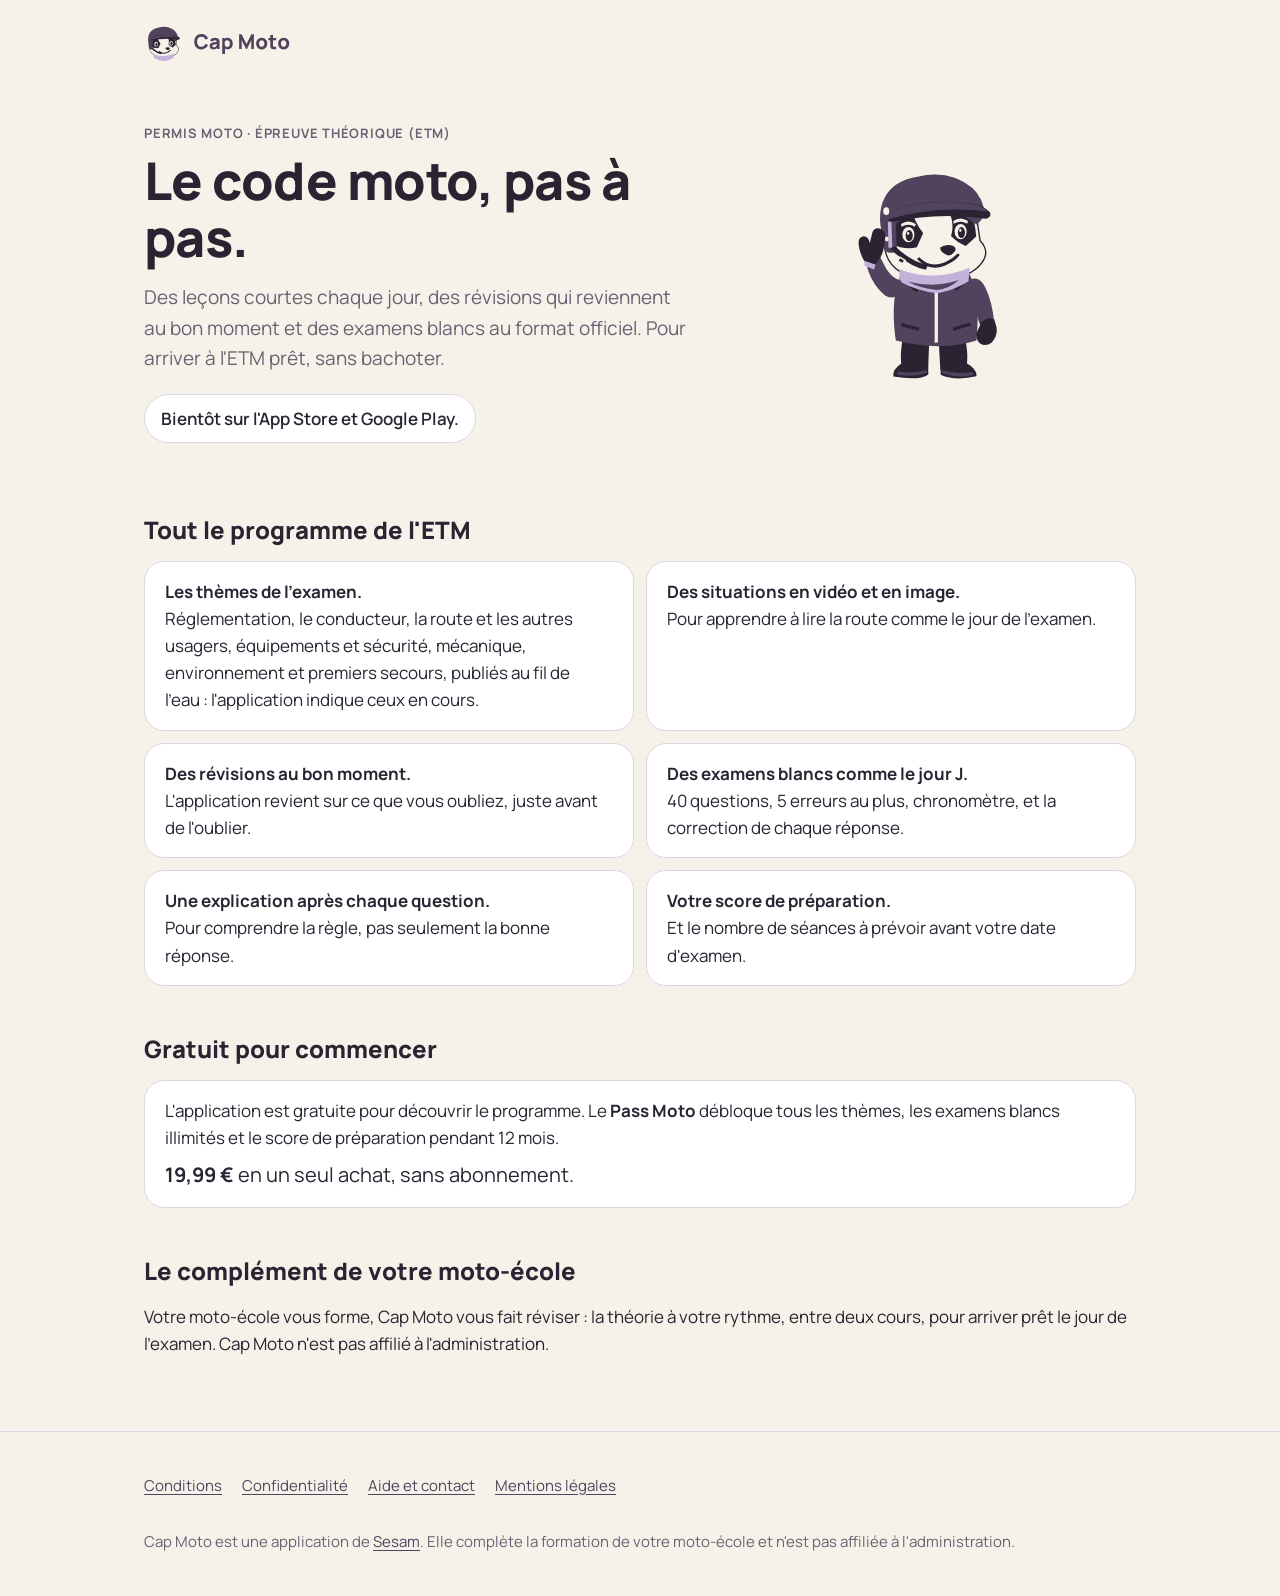
<file: index.html>
<!DOCTYPE html>
<html lang="fr">
<head>
  <meta name="sesam-release" content="8bdd0d73d88e6290434fba42bfa0335a603aed18">
  <meta charset="utf-8">
  <meta name="viewport" content="width=device-width, initial-scale=1">
  <title>Cap Moto — Le code moto (ETM), pas à pas</title>
  <meta name="description" content="Révisez l'épreuve théorique moto (ETM) à votre rythme : leçons courtes, révisions au bon moment et examens blancs au format officiel.">
  <link rel="canonical" href="https://capmoto.sesamlabs.fr/">
  <meta name="theme-color" media="(prefers-color-scheme: light)" content="#F5F5F5">
  <meta name="theme-color" media="(prefers-color-scheme: dark)" content="#232323">
  <meta property="og:type" content="website">
  <meta property="og:site_name" content="Cap Moto">
  <meta property="og:locale" content="fr_FR">
  <meta property="og:title" content="Cap Moto — Le code moto (ETM), pas à pas">
  <meta property="og:description" content="Leçons courtes, révisions au bon moment et examens blancs au format officiel pour préparer l'épreuve théorique moto.">
  <meta property="og:url" content="https://capmoto.sesamlabs.fr/">
  <meta property="og:image" content="https://capmoto.sesamlabs.fr/assets/icon-512.png">
  <meta property="og:image:width" content="512">
  <meta property="og:image:height" content="512">
  <meta property="og:image:alt" content="Cap Moto, le code moto pas à pas.">
  <meta name="twitter:card" content="summary">
  <link rel="icon" href="/assets/favicon-32.png" type="image/png" sizes="32x32">
  <link rel="apple-touch-icon" href="/assets/apple-touch-icon.png">
  <link rel="preload" href="/fonts/Manrope-Variable.woff2" as="font" type="font/woff2" crossorigin>
  <link rel="stylesheet" href="/styles.css">
  <script type="application/ld+json">
  {
    "@context": "https://schema.org",
    "@type": "MobileApplication",
    "name": "Cap Moto",
    "url": "https://capmoto.sesamlabs.fr/",
    "applicationCategory": "EducationalApplication",
    "operatingSystem": "iOS, Android",
    "inLanguage": "fr",
    "publisher": { "@type": "Organization", "name": "Sesam", "url": "https://sesamlabs.fr/" },
    "offers": { "@type": "Offer", "price": "19.99", "priceCurrency": "EUR" }
  }
  </script>
</head>
<body>
  <a class="skip-link" href="#main">Aller au contenu</a>
  <header class="site-header">
    <div class="wrap">
      <a class="brand" href="/" aria-label="Cap Moto, accueil">
        <picture>
          <source srcset="/assets/wordmark-dark.svg" media="(prefers-color-scheme: dark)">
          <img src="/assets/wordmark.svg" alt="" width="156" height="40">
        </picture>
      </a>
    </div>
  </header>

  <main id="main">
    <section class="hero">
      <div class="wrap hero-grid">
        <div>
          <p class="eyebrow">Permis moto · épreuve théorique (ETM)</p>
          <h1>Le code moto, pas à pas.</h1>
          <p class="lede">Des leçons courtes chaque jour, des révisions qui reviennent au bon moment et des examens blancs au format officiel. Pour arriver à l'ETM prêt, sans bachoter.</p>
          <p class="availability">Bientôt sur l'App Store et Google Play.</p>
        </div>
        <picture class="hero-art">
          <source srcset="/assets/mascot-welcome-dark.svg" media="(prefers-color-scheme: dark)">
          <img src="/assets/mascot-welcome.svg" alt="Cap, le blaireau motard de l'application, vous salue." width="280" height="280">
        </picture>
      </div>
    </section>

    <section class="wrap section" aria-labelledby="contenu">
      <h2 id="contenu">Tout le programme de l'ETM</h2>
      <ul class="features">
        <li><strong>Les thèmes de l'examen.</strong> Réglementation, le conducteur, la route et les autres usagers, équipements et sécurité, mécanique, environnement et premiers secours, publiés au fil de l'eau&nbsp;: l'application indique ceux en cours.</li>
        <li><strong>Des situations en vidéo et en image.</strong> Pour apprendre à lire la route comme le jour de l'examen.</li>
        <li><strong>Des révisions au bon moment.</strong> L'application revient sur ce que vous oubliez, juste avant de l'oublier.</li>
        <li><strong>Des examens blancs comme le jour J.</strong> 40 questions, 5 erreurs au plus, chronomètre, et la correction de chaque réponse.</li>
        <li><strong>Une explication après chaque question.</strong> Pour comprendre la règle, pas seulement la bonne réponse.</li>
        <li><strong>Votre score de préparation.</strong> Et le nombre de séances à prévoir avant votre date d'examen.</li>
      </ul>
    </section>

    <section class="wrap section" aria-labelledby="tarif">
      <h2 id="tarif">Gratuit pour commencer</h2>
      <div class="card offer">
        <p>L'application est gratuite pour découvrir le programme. Le <strong>Pass Moto</strong> débloque tous les thèmes, les examens blancs illimités et le score de préparation pendant 12 mois.</p>
        <p class="price"><strong>19,99 €</strong> en un seul achat, sans abonnement.</p>
      </div>
    </section>

    <section class="wrap section" aria-labelledby="moto-ecole">
      <h2 id="moto-ecole">Le complément de votre moto-école</h2>
      <p>Votre moto-école vous forme, Cap Moto vous fait réviser : la théorie à votre rythme, entre deux cours, pour arriver prêt le jour de l'examen. Cap Moto n'est pas affilié à l'administration.</p>
    </section>
  </main>

  <footer class="site-footer">
    <div class="wrap">
      <nav aria-label="Informations">
        <ul>
          <li><a href="/cgu/">Conditions</a></li>
          <li><a href="/confidentialite/">Confidentialité</a></li>
          <li><a href="/support/">Aide et contact</a></li>
          <li><a href="/support/#mentions-legales">Mentions légales</a></li>
        </ul>
      </nav>
      <p>Cap Moto est une application de <a href="https://sesamlabs.fr/">Sesam</a>. Elle complète la formation de votre moto-école et n'est pas affiliée à l'administration.</p>
    </div>
  </footer>
</body>
</html>
</file>
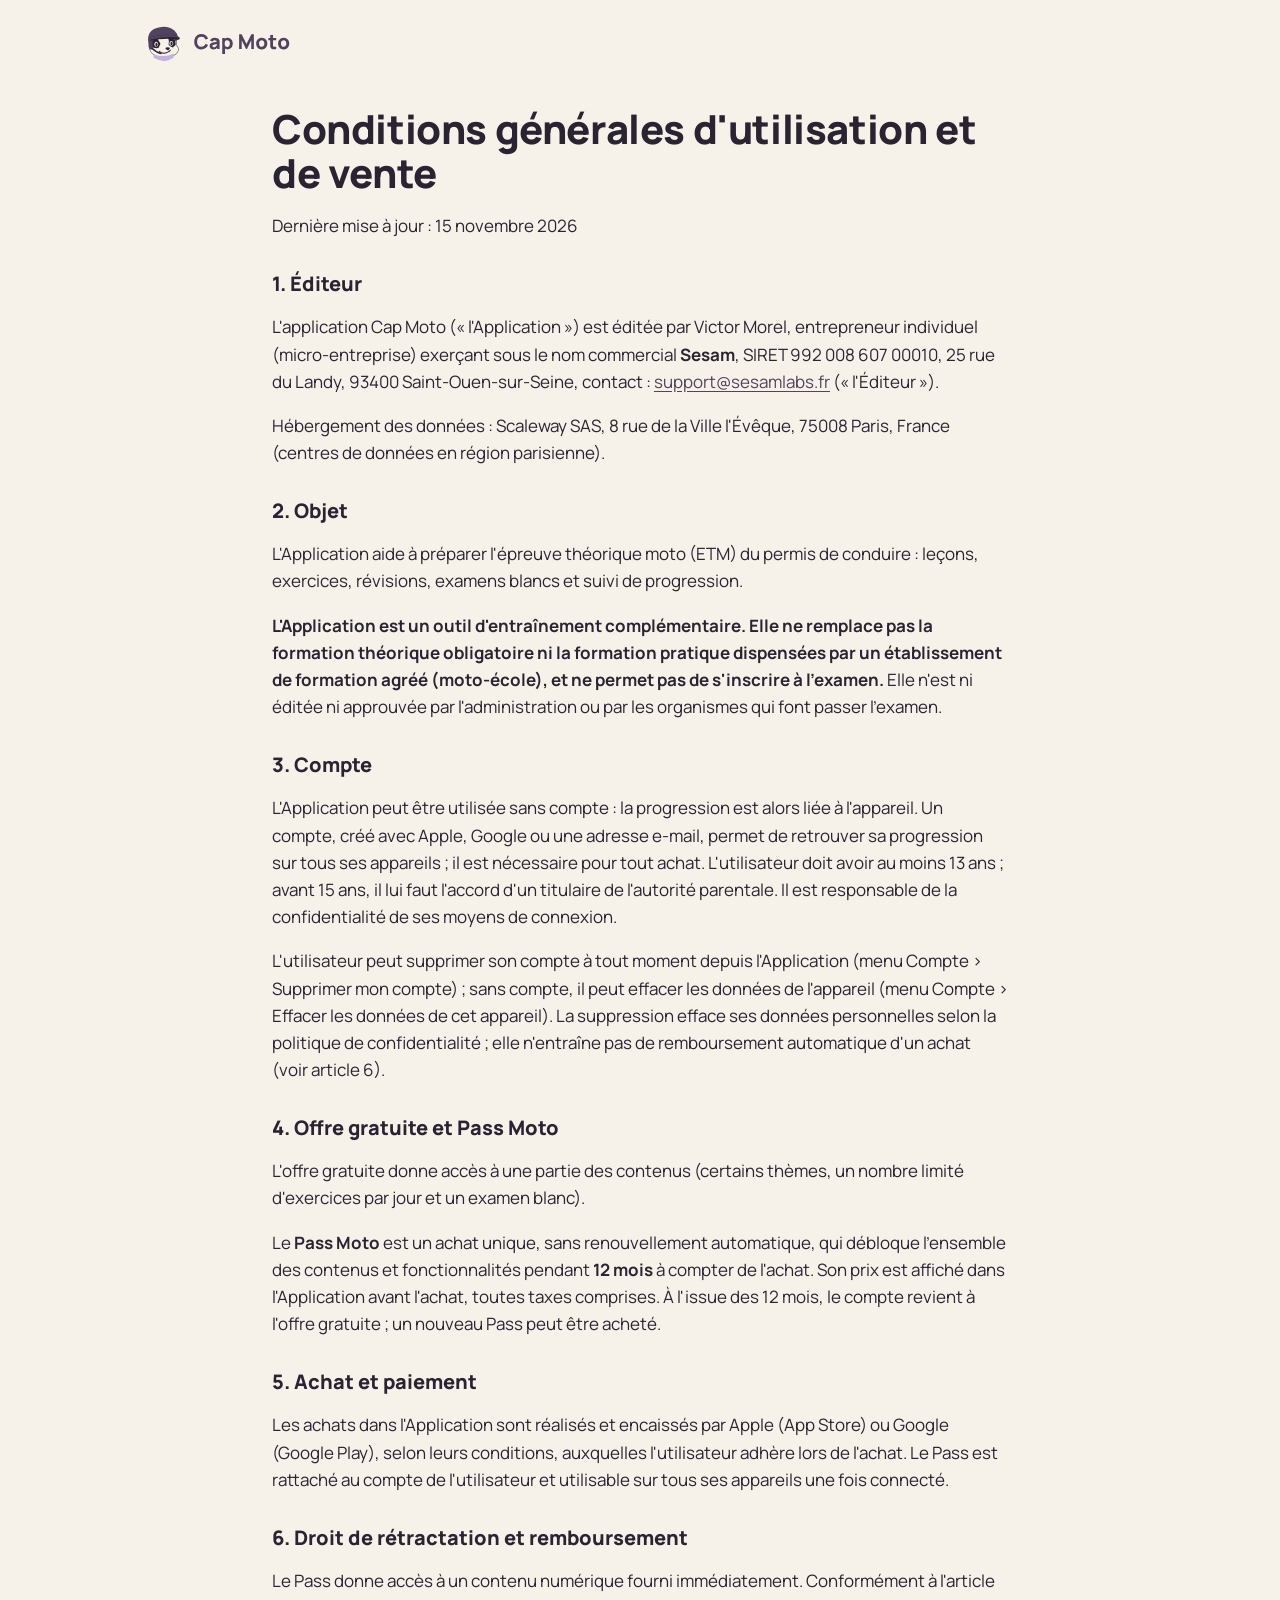
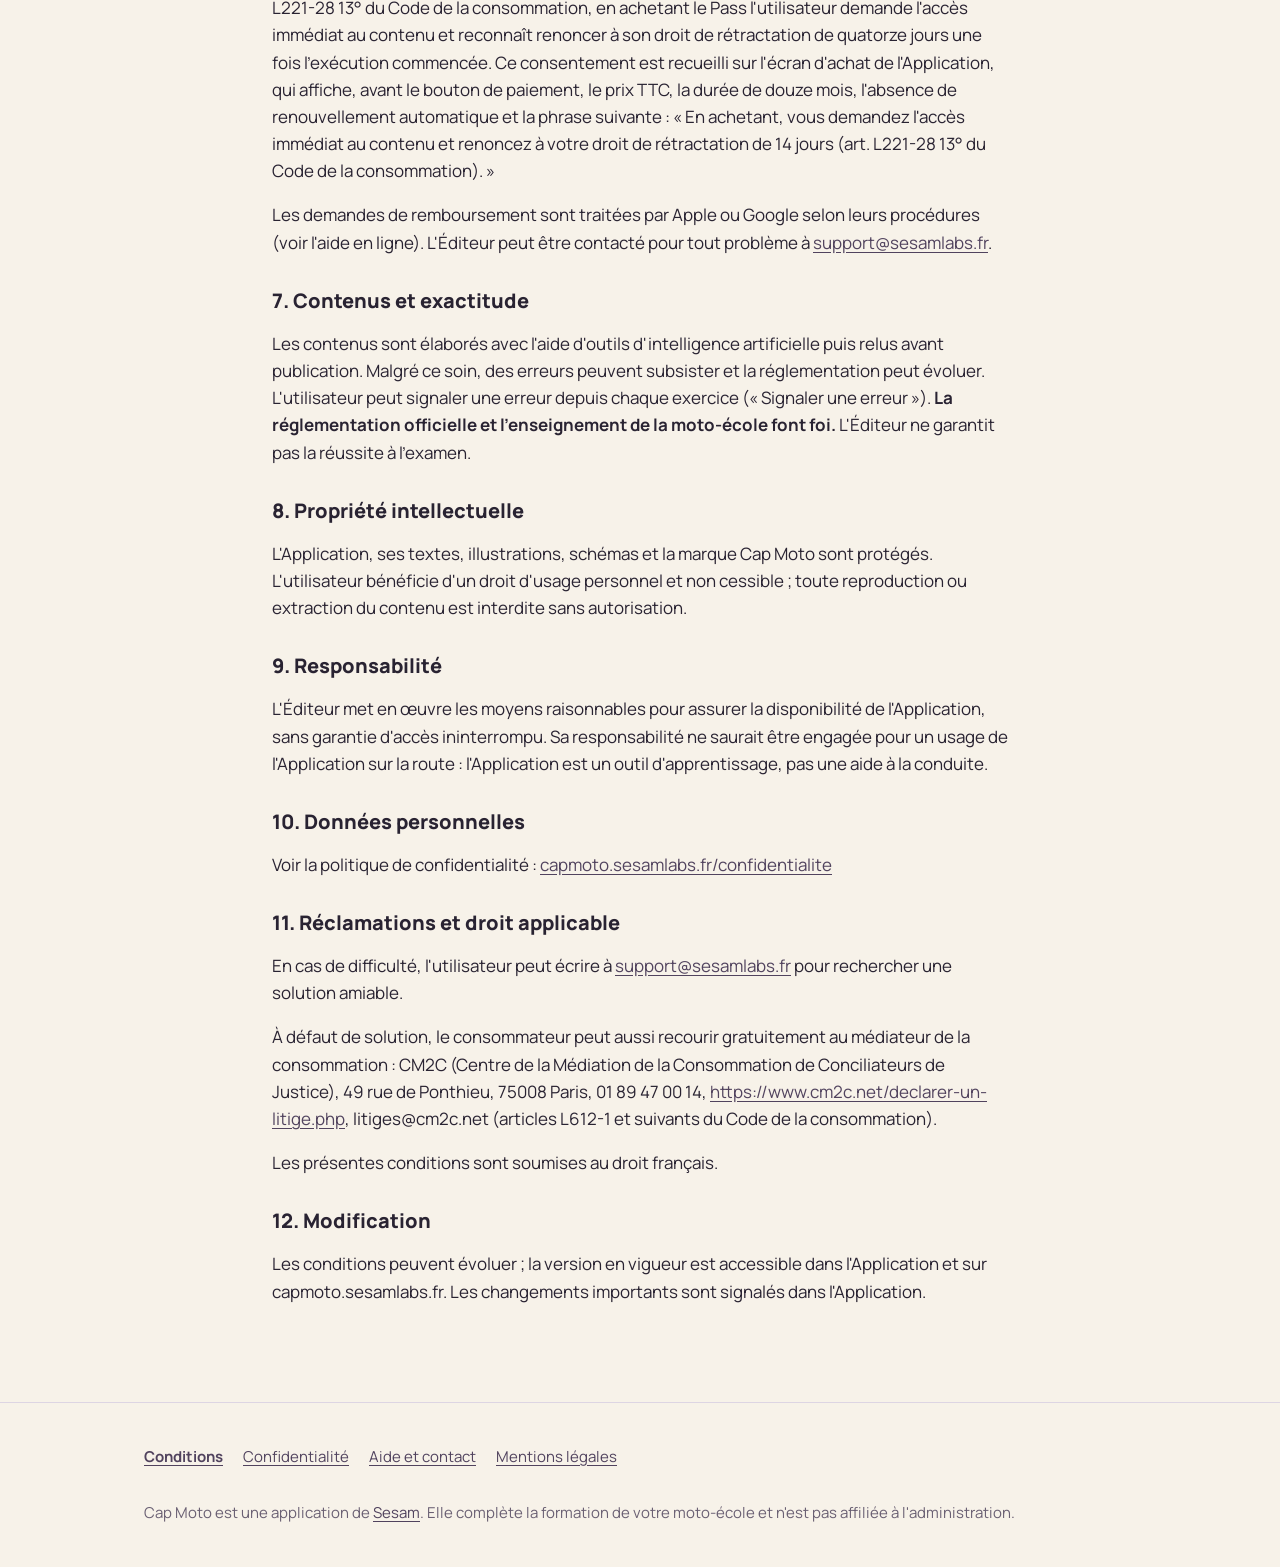
<file: cgu/index.html>
<!DOCTYPE html>
<!-- Generated by scripts/site/build.ts capmoto from docs/legal/templates/cgu.fr.md. Edit the template or sites/capmoto/site.json, not this file. -->
<html lang="fr">
<head>
  <meta charset="utf-8">
  <meta name="viewport" content="width=device-width, initial-scale=1">
  <title>Conditions générales d'utilisation et de vente — Cap Moto</title>
  <meta name="description" content="Conditions générales d'utilisation et de vente de Cap Moto.">
  <link rel="canonical" href="https://capmoto.sesamlabs.fr/cgu/">
  <meta property="og:type" content="website">
  <meta property="og:site_name" content="Cap Moto">
  <meta property="og:locale" content="fr_FR">
  <meta property="og:title" content="Conditions générales d'utilisation et de vente — Cap Moto">
  <meta property="og:description" content="Conditions générales d'utilisation et de vente de Cap Moto.">
  <meta property="og:url" content="https://capmoto.sesamlabs.fr/cgu/">
  <meta property="og:image" content="https://capmoto.sesamlabs.fr/assets/og.png">
  <meta property="og:image:width" content="1200">
  <meta property="og:image:height" content="630">
  <meta property="og:image:alt" content="Conditions générales d'utilisation et de vente de Cap Moto.">
  <meta name="twitter:card" content="summary_large_image">
  <meta name="theme-color" media="(prefers-color-scheme: light)" content="#F7F2E9">
  <meta name="theme-color" media="(prefers-color-scheme: dark)" content="#211C28">
  <link rel="icon" href="/assets/favicon-32.png" type="image/png" sizes="32x32">
  <link rel="apple-touch-icon" href="/assets/apple-touch-icon.png">
  <link rel="stylesheet" href="/styles.css">
</head>
<body>
  <a class="skip-link" href="#main">Aller au contenu</a>
  <header class="site-header">
    <div class="wrap">
      <a class="brand" href="/" aria-label="Cap Moto, accueil">
        <picture>
          <source srcset="/assets/wordmark-dark.svg" media="(prefers-color-scheme: dark)">
          <img src="/assets/wordmark.svg" alt="" width="156" height="40">
        </picture>
      </a>
    </div>
  </header>
  <main id="main" class="wrap legal">
    <h1>Conditions générales d'utilisation et de vente</h1>
    <p>Dernière mise à jour : 15 novembre 2026</p>
    <h2>1. Éditeur</h2>
    <p>L'application Cap Moto (« l'Application ») est éditée par Victor Morel, entrepreneur individuel (micro-entreprise) exerçant sous le nom commercial <strong>Sesam</strong>, SIRET 992 008 607 00010, 25 rue du Landy, 93400 Saint-Ouen-sur-Seine, contact : <a href="mailto:support@sesamlabs.fr">support@sesamlabs.fr</a> (« l'Éditeur »).</p>
    <p>Hébergement des données : Scaleway SAS, 8 rue de la Ville l'Évêque, 75008 Paris, France (centres de données en région parisienne).</p>
    <h2>2. Objet</h2>
    <p>L'Application aide à préparer l'épreuve théorique moto (ETM) du permis de conduire : leçons, exercices, révisions, examens blancs et suivi de progression.</p>
    <p><strong>L'Application est un outil d'entraînement complémentaire. Elle ne remplace pas la formation théorique obligatoire ni la formation pratique dispensées par un établissement de formation agréé (moto-école), et ne permet pas de s'inscrire à l'examen.</strong> Elle n'est ni éditée ni approuvée par l'administration ou par les organismes qui font passer l'examen.</p>
    <h2>3. Compte</h2>
    <p>L'Application peut être utilisée sans compte : la progression est alors liée à l'appareil. Un compte, créé avec Apple, Google ou une adresse e-mail, permet de retrouver sa progression sur tous ses appareils ; il est nécessaire pour tout achat. L'utilisateur doit avoir au moins 13 ans ; avant 15 ans, il lui faut l'accord d'un titulaire de l'autorité parentale. Il est responsable de la confidentialité de ses moyens de connexion.</p>
    <p>L'utilisateur peut supprimer son compte à tout moment depuis l'Application (menu Compte › Supprimer mon compte) ; sans compte, il peut effacer les données de l'appareil (menu Compte › Effacer les données de cet appareil). La suppression efface ses données personnelles selon la politique de confidentialité ; elle n'entraîne pas de remboursement automatique d'un achat (voir article 6).</p>
    <h2>4. Offre gratuite et Pass Moto</h2>
    <p>L'offre gratuite donne accès à une partie des contenus (certains thèmes, un nombre limité d'exercices par jour et un examen blanc).</p>
    <p>Le <strong>Pass Moto</strong> est un achat unique, sans renouvellement automatique, qui débloque l'ensemble des contenus et fonctionnalités pendant <strong>12 mois</strong> à compter de l'achat. Son prix est affiché dans l'Application avant l'achat, toutes taxes comprises. À l'issue des 12 mois, le compte revient à l'offre gratuite ; un nouveau Pass peut être acheté.</p>
    <h2>5. Achat et paiement</h2>
    <p>Les achats dans l'Application sont réalisés et encaissés par Apple (App Store) ou Google (Google Play), selon leurs conditions, auxquelles l'utilisateur adhère lors de l'achat. Le Pass est rattaché au compte de l'utilisateur et utilisable sur tous ses appareils une fois connecté.</p>
    <h2>6. Droit de rétractation et remboursement</h2>
    <p>Le Pass donne accès à un contenu numérique fourni immédiatement. Conformément à l'article L221-28 13° du Code de la consommation, en achetant le Pass l'utilisateur demande l'accès immédiat au contenu et reconnaît renoncer à son droit de rétractation de quatorze jours une fois l'exécution commencée. Ce consentement est recueilli sur l'écran d'achat de l'Application, qui affiche, avant le bouton de paiement, le prix TTC, la durée de douze mois, l'absence de renouvellement automatique et la phrase suivante : « En achetant, vous demandez l'accès immédiat au contenu et renoncez à votre droit de rétractation de 14 jours (art. L221-28 13° du Code de la consommation). »</p>
    <p>Les demandes de remboursement sont traitées par Apple ou Google selon leurs procédures (voir l'aide en ligne). L'Éditeur peut être contacté pour tout problème à <a href="mailto:support@sesamlabs.fr">support@sesamlabs.fr</a>.</p>
    <h2>7. Contenus et exactitude</h2>
    <p>Les contenus sont élaborés avec l'aide d'outils d'intelligence artificielle puis relus avant publication. Malgré ce soin, des erreurs peuvent subsister et la réglementation peut évoluer. L'utilisateur peut signaler une erreur depuis chaque exercice (« Signaler une erreur »). <strong>La réglementation officielle et l'enseignement de la moto-école font foi.</strong> L'Éditeur ne garantit pas la réussite à l'examen.</p>
    <h2>8. Propriété intellectuelle</h2>
    <p>L'Application, ses textes, illustrations, schémas et la marque Cap Moto sont protégés. L'utilisateur bénéficie d'un droit d'usage personnel et non cessible ; toute reproduction ou extraction du contenu est interdite sans autorisation.</p>
    <h2>9. Responsabilité</h2>
    <p>L'Éditeur met en œuvre les moyens raisonnables pour assurer la disponibilité de l'Application, sans garantie d'accès ininterrompu. Sa responsabilité ne saurait être engagée pour un usage de l'Application sur la route : l'Application est un outil d'apprentissage, pas une aide à la conduite.</p>
    <h2>10. Données personnelles</h2>
    <p>Voir la politique de confidentialité : <a href="/confidentialite/">capmoto.sesamlabs.fr/confidentialite</a></p>
    <h2>11. Réclamations et droit applicable</h2>
    <p>En cas de difficulté, l'utilisateur peut écrire à <a href="mailto:support@sesamlabs.fr">support@sesamlabs.fr</a> pour rechercher une solution amiable.</p>
    <p>À défaut de solution, le consommateur peut aussi recourir gratuitement au médiateur de la consommation : CM2C (Centre de la Médiation de la Consommation de Conciliateurs de Justice), 49 rue de Ponthieu, 75008 Paris, 01 89 47 00 14, <a href="https://www.cm2c.net/declarer-un-litige.php">https://www.cm2c.net/declarer-un-litige.php</a>, litiges@cm2c.net (articles L612-1 et suivants du Code de la consommation).</p>
    <p>Les présentes conditions sont soumises au droit français.</p>
    <h2>12. Modification</h2>
    <p>Les conditions peuvent évoluer ; la version en vigueur est accessible dans l'Application et sur capmoto.sesamlabs.fr. Les changements importants sont signalés dans l'Application.</p>
  </main>
  <footer class="site-footer">
    <div class="wrap">
      <nav aria-label="Informations">
        <ul>
          <li><a href="/cgu/" aria-current="page">Conditions</a></li>
          <li><a href="/confidentialite/">Confidentialité</a></li>
          <li><a href="/support/">Aide et contact</a></li>
          <li><a href="/support/#mentions-legales">Mentions légales</a></li>
        </ul>
      </nav>
      <p>Cap Moto est une application de <a href="https://sesamlabs.fr/">Sesam</a>. Elle complète la formation de votre moto-école et n'est pas affiliée à l'administration.</p>
    </div>
  </footer>
</body>
</html>
</file>
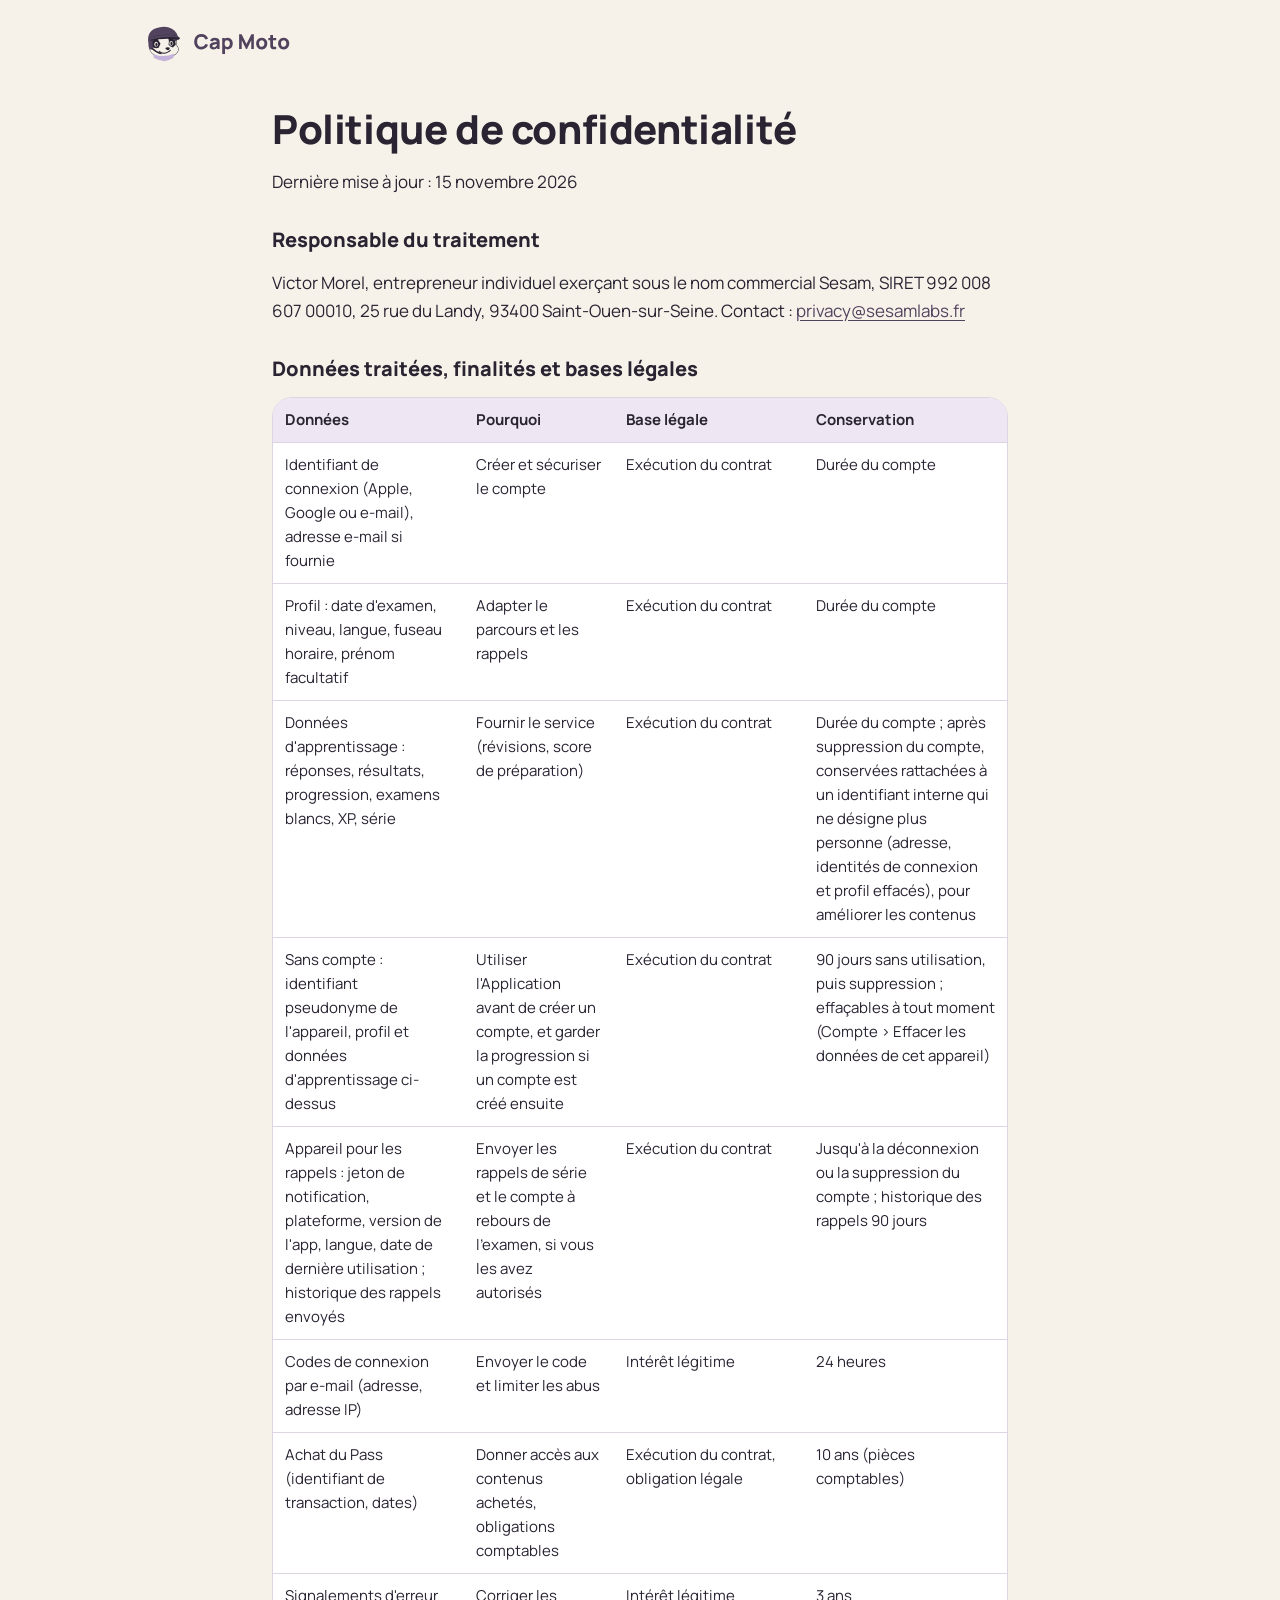
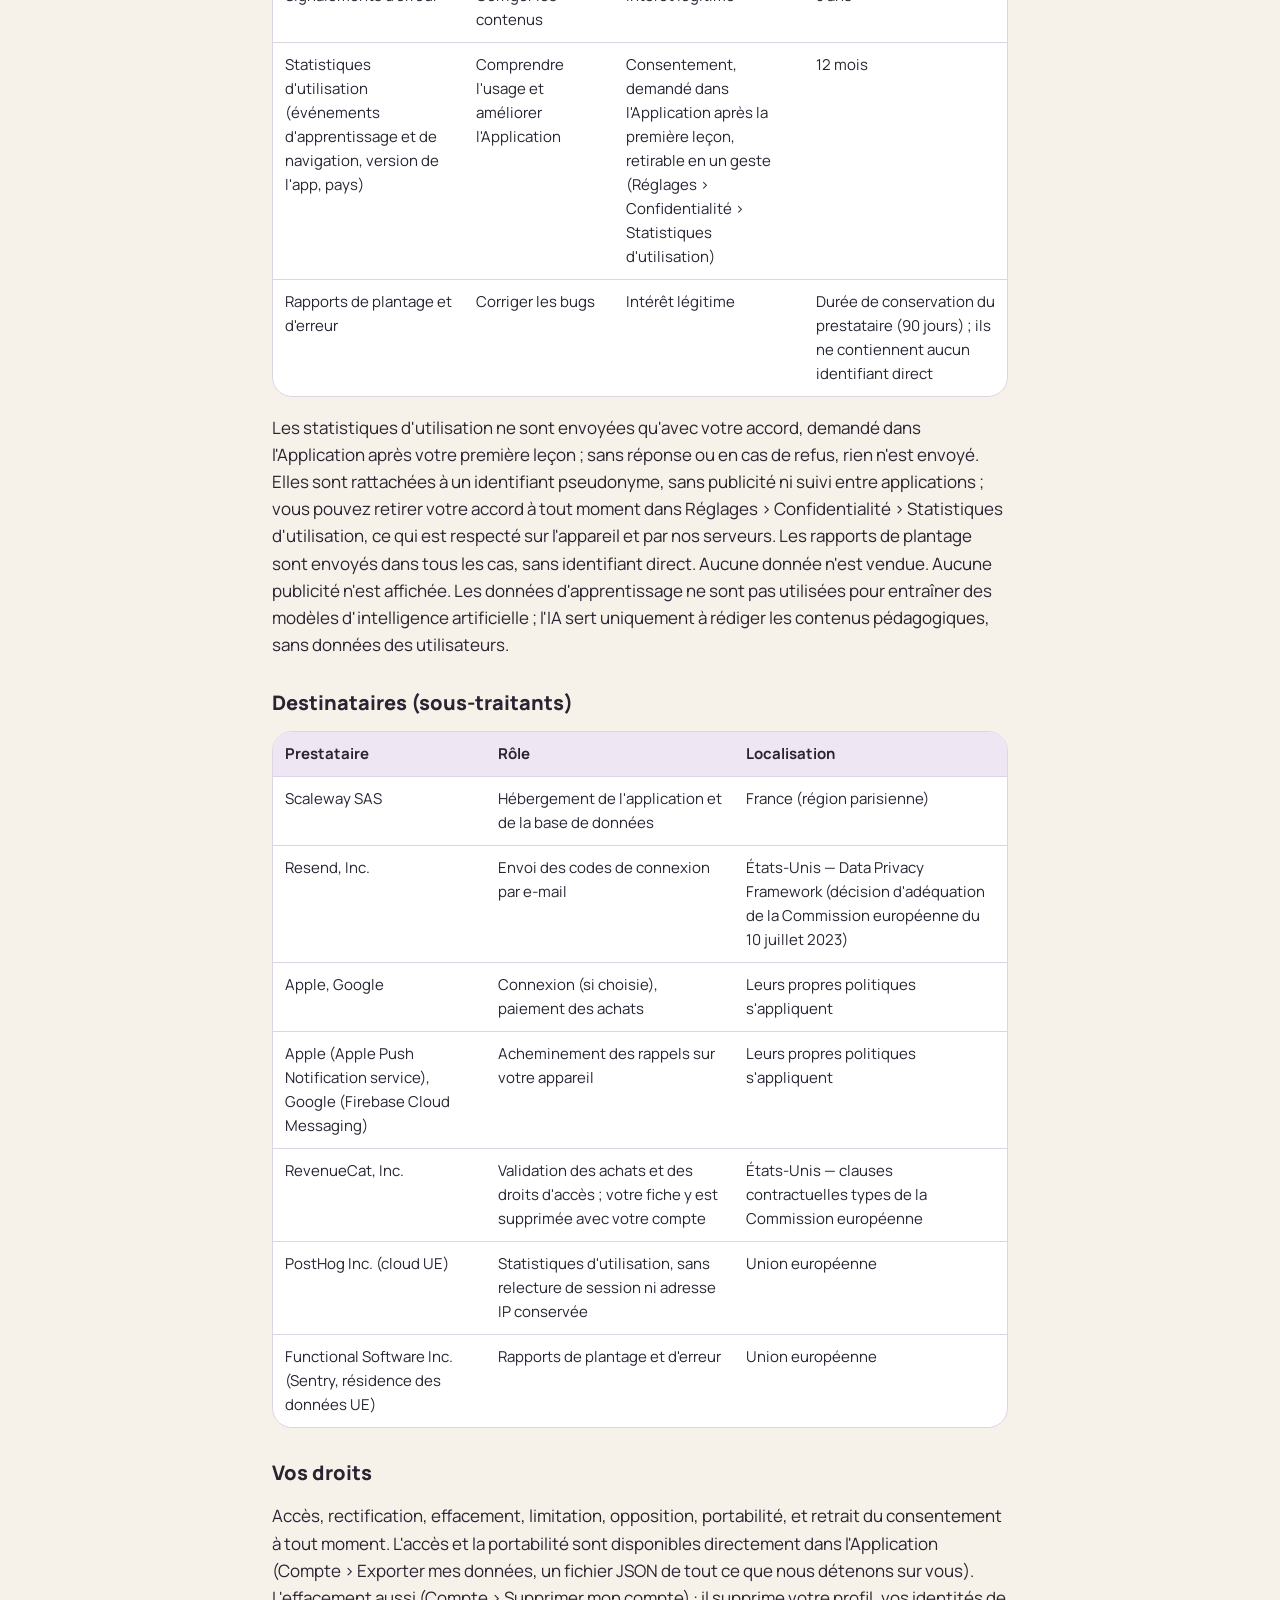
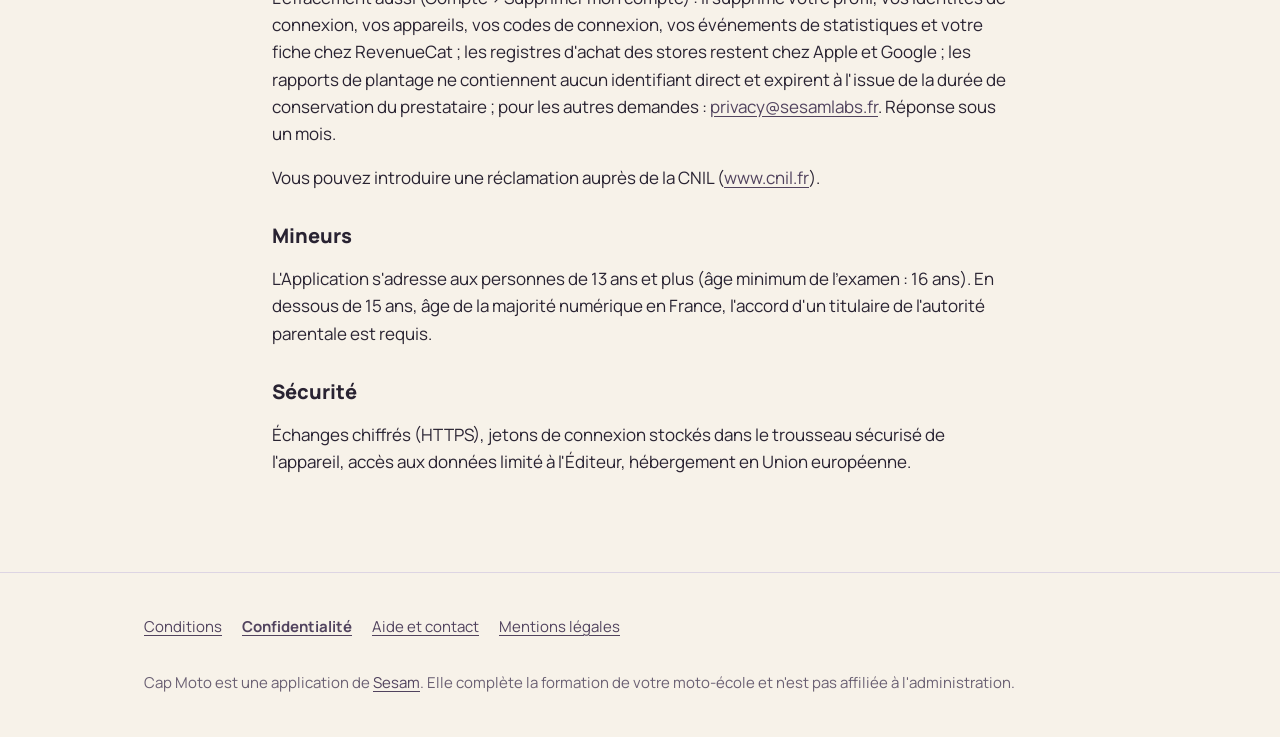
<file: confidentialite/index.html>
<!DOCTYPE html>
<!-- Generated by scripts/site/build.ts capmoto from docs/legal/templates/confidentialite.fr.md. Edit the template or sites/capmoto/site.json, not this file. -->
<html lang="fr">
<head>
  <meta charset="utf-8">
  <meta name="viewport" content="width=device-width, initial-scale=1">
  <title>Politique de confidentialité — Cap Moto</title>
  <meta name="description" content="Politique de confidentialité de Cap Moto.">
  <link rel="canonical" href="https://capmoto.sesamlabs.fr/confidentialite/">
  <meta property="og:type" content="website">
  <meta property="og:site_name" content="Cap Moto">
  <meta property="og:locale" content="fr_FR">
  <meta property="og:title" content="Politique de confidentialité — Cap Moto">
  <meta property="og:description" content="Politique de confidentialité de Cap Moto.">
  <meta property="og:url" content="https://capmoto.sesamlabs.fr/confidentialite/">
  <meta property="og:image" content="https://capmoto.sesamlabs.fr/assets/og.png">
  <meta property="og:image:width" content="1200">
  <meta property="og:image:height" content="630">
  <meta property="og:image:alt" content="Politique de confidentialité de Cap Moto.">
  <meta name="twitter:card" content="summary_large_image">
  <meta name="theme-color" media="(prefers-color-scheme: light)" content="#F7F2E9">
  <meta name="theme-color" media="(prefers-color-scheme: dark)" content="#211C28">
  <link rel="icon" href="/assets/favicon-32.png" type="image/png" sizes="32x32">
  <link rel="apple-touch-icon" href="/assets/apple-touch-icon.png">
  <link rel="stylesheet" href="/styles.css">
</head>
<body>
  <a class="skip-link" href="#main">Aller au contenu</a>
  <header class="site-header">
    <div class="wrap">
      <a class="brand" href="/" aria-label="Cap Moto, accueil">
        <picture>
          <source srcset="/assets/wordmark-dark.svg" media="(prefers-color-scheme: dark)">
          <img src="/assets/wordmark.svg" alt="" width="156" height="40">
        </picture>
      </a>
    </div>
  </header>
  <main id="main" class="wrap legal">
    <h1>Politique de confidentialité</h1>
    <p>Dernière mise à jour : 15 novembre 2026</p>
    <h2>Responsable du traitement</h2>
    <p>Victor Morel, entrepreneur individuel exerçant sous le nom commercial Sesam, SIRET 992 008 607 00010, 25 rue du Landy, 93400 Saint-Ouen-sur-Seine. Contact : <a href="mailto:privacy@sesamlabs.fr">privacy@sesamlabs.fr</a></p>
    <h2>Données traitées, finalités et bases légales</h2>
    <div class="table-wrap"><table>
    <thead><tr><th scope="col">Données</th><th scope="col">Pourquoi</th><th scope="col">Base légale</th><th scope="col">Conservation</th></tr></thead>
    <tbody><tr><td>Identifiant de connexion (Apple, Google ou e-mail), adresse e-mail si fournie</td><td>Créer et sécuriser le compte</td><td>Exécution du contrat</td><td>Durée du compte</td></tr><tr><td>Profil : date d'examen, niveau, langue, fuseau horaire, prénom facultatif</td><td>Adapter le parcours et les rappels</td><td>Exécution du contrat</td><td>Durée du compte</td></tr><tr><td>Données d'apprentissage : réponses, résultats, progression, examens blancs, XP, série</td><td>Fournir le service (révisions, score de préparation)</td><td>Exécution du contrat</td><td>Durée du compte ; après suppression du compte, conservées rattachées à un identifiant interne qui ne désigne plus personne (adresse, identités de connexion et profil effacés), pour améliorer les contenus</td></tr><tr><td>Sans compte : identifiant pseudonyme de l'appareil, profil et données d'apprentissage ci-dessus</td><td>Utiliser l'Application avant de créer un compte, et garder la progression si un compte est créé ensuite</td><td>Exécution du contrat</td><td>90 jours sans utilisation, puis suppression ; effaçables à tout moment (Compte › Effacer les données de cet appareil)</td></tr><tr><td>Appareil pour les rappels : jeton de notification, plateforme, version de l'app, langue, date de dernière utilisation ; historique des rappels envoyés</td><td>Envoyer les rappels de série et le compte à rebours de l'examen, si vous les avez autorisés</td><td>Exécution du contrat</td><td>Jusqu'à la déconnexion ou la suppression du compte ; historique des rappels 90 jours</td></tr><tr><td>Codes de connexion par e-mail (adresse, adresse IP)</td><td>Envoyer le code et limiter les abus</td><td>Intérêt légitime</td><td>24 heures</td></tr><tr><td>Achat du Pass (identifiant de transaction, dates)</td><td>Donner accès aux contenus achetés, obligations comptables</td><td>Exécution du contrat, obligation légale</td><td>10 ans (pièces comptables)</td></tr><tr><td>Signalements d'erreur</td><td>Corriger les contenus</td><td>Intérêt légitime</td><td>3 ans</td></tr><tr><td>Statistiques d'utilisation (événements d'apprentissage et de navigation, version de l'app, pays)</td><td>Comprendre l'usage et améliorer l'Application</td><td>Consentement, demandé dans l'Application après la première leçon, retirable en un geste (Réglages › Confidentialité › Statistiques d'utilisation)</td><td>12 mois</td></tr><tr><td>Rapports de plantage et d'erreur</td><td>Corriger les bugs</td><td>Intérêt légitime</td><td>Durée de conservation du prestataire (90 jours) ; ils ne contiennent aucun identifiant direct</td></tr></tbody>
    </table></div>
    <p>Les statistiques d'utilisation ne sont envoyées qu'avec votre accord, demandé dans l'Application après votre première leçon ; sans réponse ou en cas de refus, rien n'est envoyé. Elles sont rattachées à un identifiant pseudonyme, sans publicité ni suivi entre applications ; vous pouvez retirer votre accord à tout moment dans Réglages › Confidentialité › Statistiques d'utilisation, ce qui est respecté sur l'appareil et par nos serveurs. Les rapports de plantage sont envoyés dans tous les cas, sans identifiant direct. Aucune donnée n'est vendue. Aucune publicité n'est affichée. Les données d'apprentissage ne sont pas utilisées pour entraîner des modèles d'intelligence artificielle ; l'IA sert uniquement à rédiger les contenus pédagogiques, sans données des utilisateurs.</p>
    <h2>Destinataires (sous-traitants)</h2>
    <div class="table-wrap"><table>
    <thead><tr><th scope="col">Prestataire</th><th scope="col">Rôle</th><th scope="col">Localisation</th></tr></thead>
    <tbody><tr><td>Scaleway SAS</td><td>Hébergement de l'application et de la base de données</td><td>France (région parisienne)</td></tr><tr><td>Resend, Inc.</td><td>Envoi des codes de connexion par e-mail</td><td>États-Unis — Data Privacy Framework (décision d'adéquation de la Commission européenne du 10 juillet 2023)</td></tr><tr><td>Apple, Google</td><td>Connexion (si choisie), paiement des achats</td><td>Leurs propres politiques s'appliquent</td></tr><tr><td>Apple (Apple Push Notification service), Google (Firebase Cloud Messaging)</td><td>Acheminement des rappels sur votre appareil</td><td>Leurs propres politiques s'appliquent</td></tr><tr><td>RevenueCat, Inc.</td><td>Validation des achats et des droits d'accès ; votre fiche y est supprimée avec votre compte</td><td>États-Unis — clauses contractuelles types de la Commission européenne</td></tr><tr><td>PostHog Inc. (cloud UE)</td><td>Statistiques d'utilisation, sans relecture de session ni adresse IP conservée</td><td>Union européenne</td></tr><tr><td>Functional Software Inc. (Sentry, résidence des données UE)</td><td>Rapports de plantage et d'erreur</td><td>Union européenne</td></tr></tbody>
    </table></div>
    <h2>Vos droits</h2>
    <p>Accès, rectification, effacement, limitation, opposition, portabilité, et retrait du consentement à tout moment. L'accès et la portabilité sont disponibles directement dans l'Application (Compte › Exporter mes données, un fichier JSON de tout ce que nous détenons sur vous). L'effacement aussi (Compte › Supprimer mon compte) : il supprime votre profil, vos identités de connexion, vos appareils, vos codes de connexion, vos événements de statistiques et votre fiche chez RevenueCat ; les registres d'achat des stores restent chez Apple et Google ; les rapports de plantage ne contiennent aucun identifiant direct et expirent à l'issue de la durée de conservation du prestataire ; pour les autres demandes : <a href="mailto:privacy@sesamlabs.fr">privacy@sesamlabs.fr</a>. Réponse sous un mois.</p>
    <p>Vous pouvez introduire une réclamation auprès de la CNIL (<a href="https://www.cnil.fr">www.cnil.fr</a>).</p>
    <h2>Mineurs</h2>
    <p>L'Application s'adresse aux personnes de 13 ans et plus (âge minimum de l'examen : 16 ans). En dessous de 15 ans, âge de la majorité numérique en France, l'accord d'un titulaire de l'autorité parentale est requis.</p>
    <h2>Sécurité</h2>
    <p>Échanges chiffrés (HTTPS), jetons de connexion stockés dans le trousseau sécurisé de l'appareil, accès aux données limité à l'Éditeur, hébergement en Union européenne.</p>
  </main>
  <footer class="site-footer">
    <div class="wrap">
      <nav aria-label="Informations">
        <ul>
          <li><a href="/cgu/">Conditions</a></li>
          <li><a href="/confidentialite/" aria-current="page">Confidentialité</a></li>
          <li><a href="/support/">Aide et contact</a></li>
          <li><a href="/support/#mentions-legales">Mentions légales</a></li>
        </ul>
      </nav>
      <p>Cap Moto est une application de <a href="https://sesamlabs.fr/">Sesam</a>. Elle complète la formation de votre moto-école et n'est pas affiliée à l'administration.</p>
    </div>
  </footer>
</body>
</html>
</file>
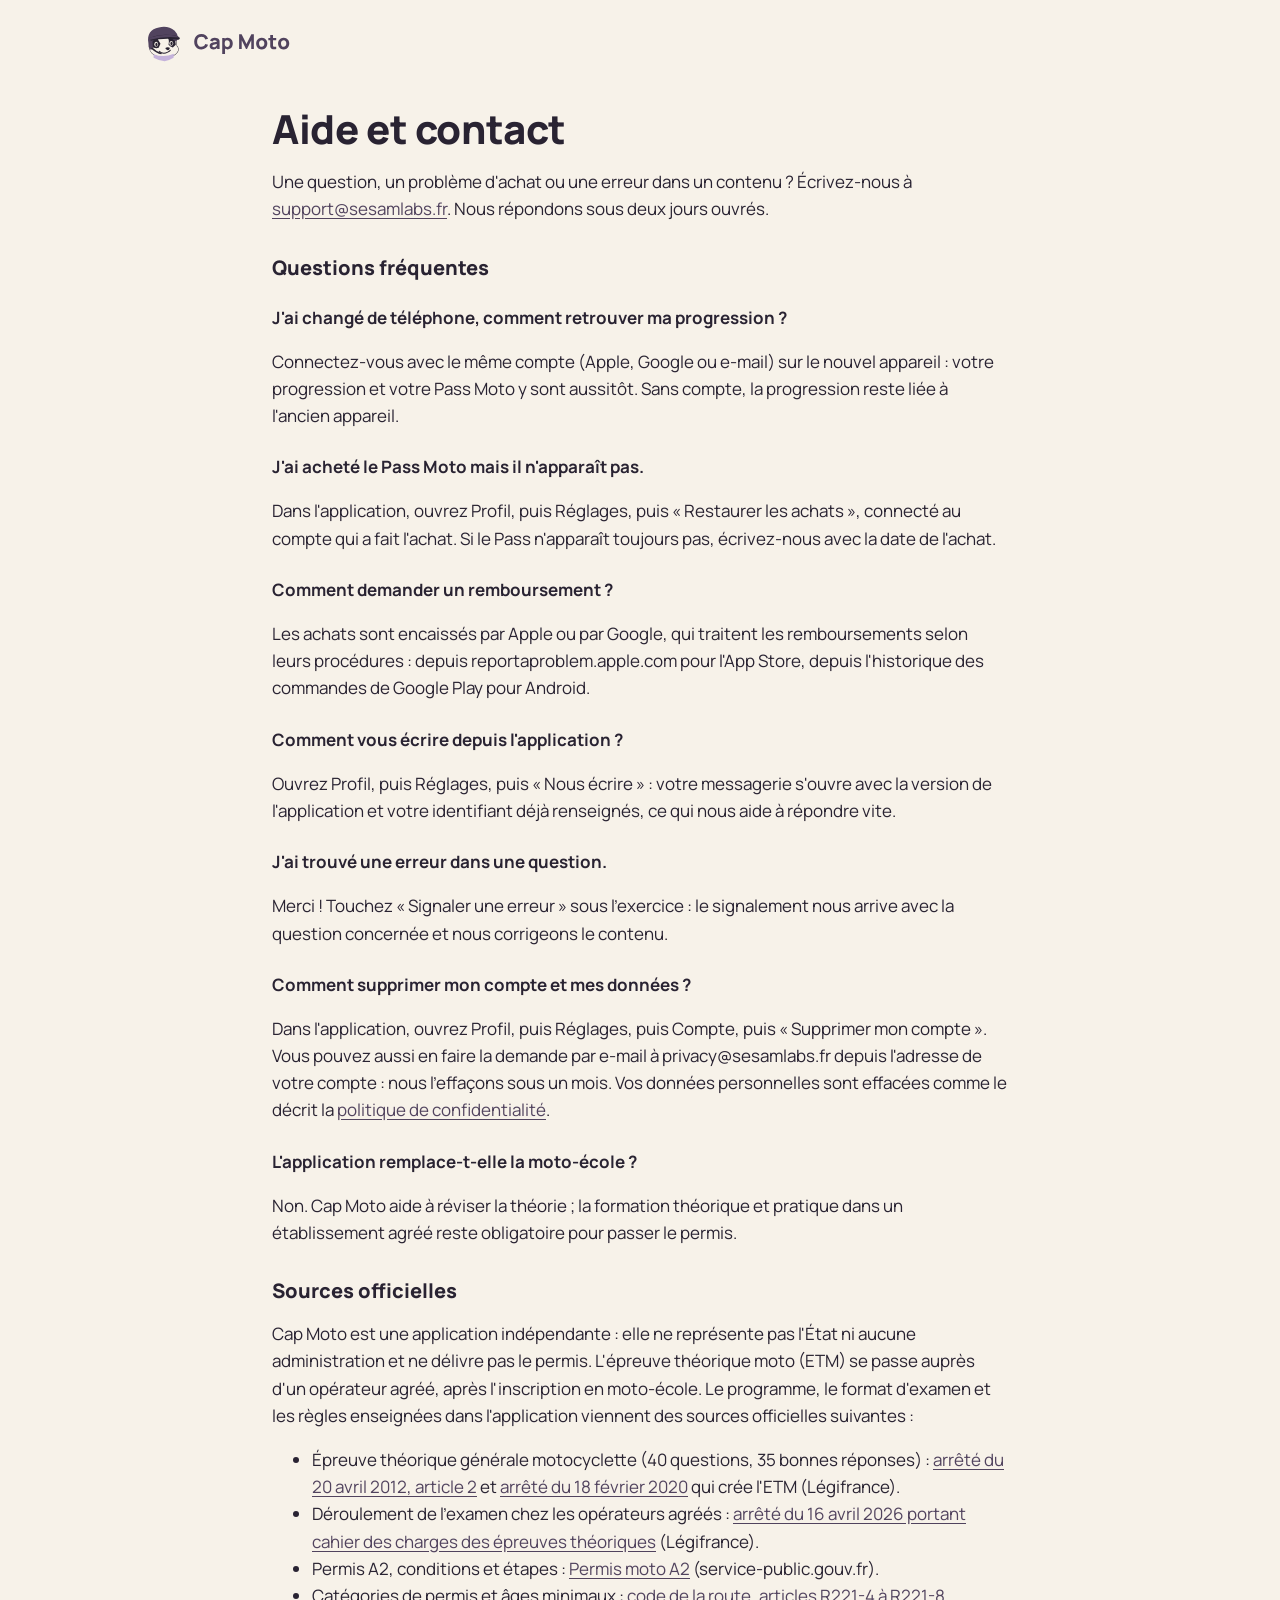
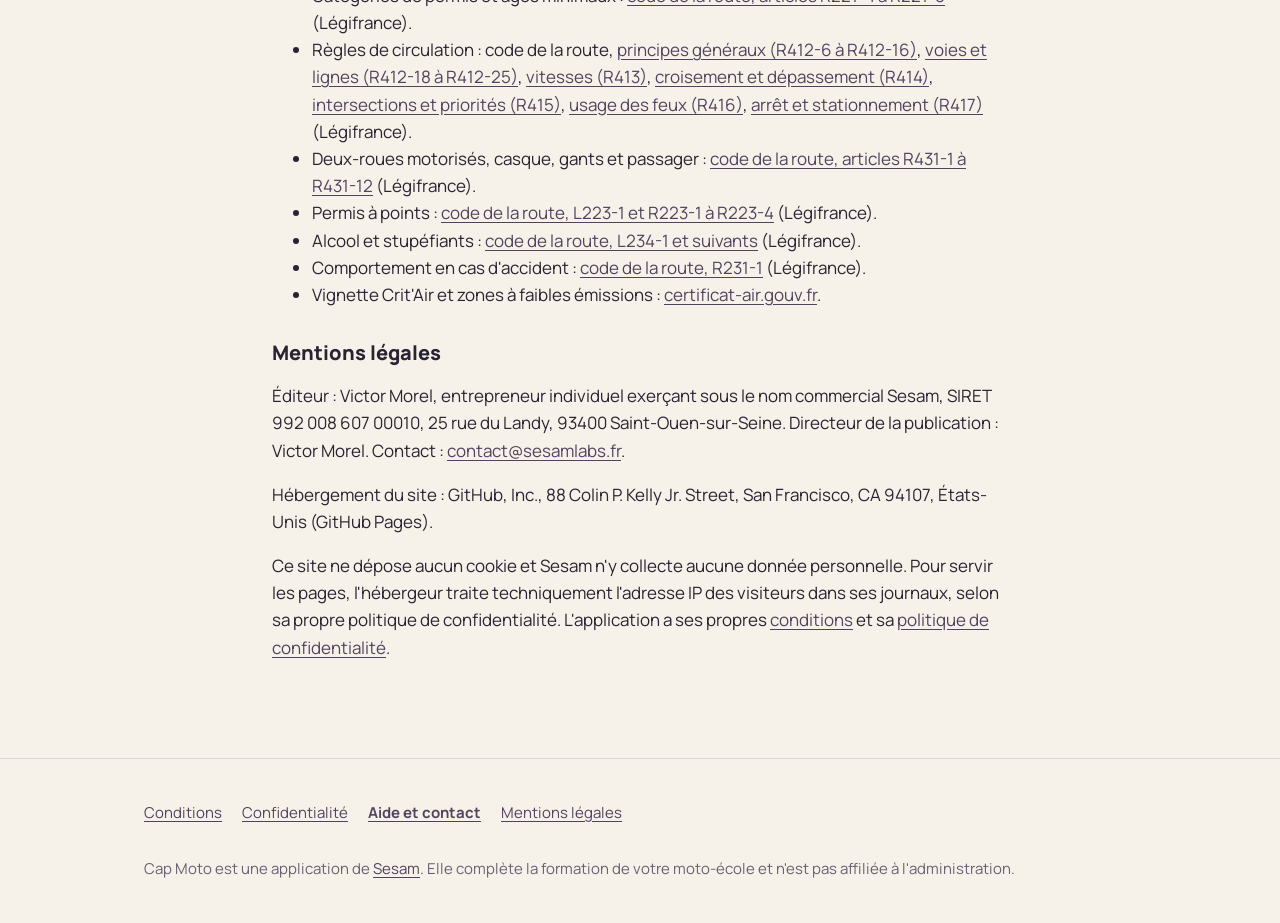
<file: support/index.html>
<!DOCTYPE html>
<html lang="fr">
<head>
  <meta charset="utf-8">
  <meta name="viewport" content="width=device-width, initial-scale=1">
  <title>Aide et contact — Cap Moto</title>
  <meta name="description" content="Questions fréquentes, contact et mentions légales de Cap Moto.">
  <link rel="canonical" href="https://capmoto.sesamlabs.fr/support/">
  <meta name="theme-color" media="(prefers-color-scheme: light)" content="#F5F5F5">
  <meta name="theme-color" media="(prefers-color-scheme: dark)" content="#232323">
  <link rel="icon" href="/assets/favicon-32.png" type="image/png" sizes="32x32">
  <link rel="apple-touch-icon" href="/assets/apple-touch-icon.png">
  <meta property="og:type" content="website">
  <meta property="og:site_name" content="Cap Moto">
  <meta property="og:locale" content="fr_FR">
  <meta property="og:title" content="Aide et contact — Cap Moto">
  <meta property="og:description" content="Questions fréquentes, contact et mentions légales de Cap Moto.">
  <meta property="og:url" content="https://capmoto.sesamlabs.fr/support/">
  <meta property="og:image" content="https://capmoto.sesamlabs.fr/assets/icon-512.png">
  <meta property="og:image:width" content="512">
  <meta property="og:image:height" content="512">
  <meta property="og:image:alt" content="Cap Moto, le code moto pas à pas.">
  <meta name="twitter:card" content="summary">
  <link rel="stylesheet" href="/styles.css">
</head>
<body>
  <a class="skip-link" href="#main">Aller au contenu</a>
  <header class="site-header">
    <div class="wrap">
      <a class="brand" href="/" aria-label="Cap Moto, accueil">
        <picture>
          <source srcset="/assets/wordmark-dark.svg" media="(prefers-color-scheme: dark)">
          <img src="/assets/wordmark.svg" alt="" width="156" height="40">
        </picture>
      </a>
    </div>
  </header>

  <main id="main" class="wrap legal">
    <h1>Aide et contact</h1>
    <p>Une question, un problème d'achat ou une erreur dans un contenu&nbsp;? Écrivez-nous à <a href="mailto:support@sesamlabs.fr">support@sesamlabs.fr</a>. Nous répondons sous deux jours ouvrés.</p>

    <h2>Questions fréquentes</h2>
    <h3>J'ai changé de téléphone, comment retrouver ma progression&nbsp;?</h3>
    <p>Connectez-vous avec le même compte (Apple, Google ou e-mail) sur le nouvel appareil&nbsp;: votre progression et votre Pass Moto y sont aussitôt. Sans compte, la progression reste liée à l'ancien appareil.</p>
    <h3>J'ai acheté le Pass Moto mais il n'apparaît pas.</h3>
    <p>Dans l'application, ouvrez Profil, puis Réglages, puis «&nbsp;Restaurer les achats&nbsp;», connecté au compte qui a fait l'achat. Si le Pass n'apparaît toujours pas, écrivez-nous avec la date de l'achat.</p>
    <h3>Comment demander un remboursement&nbsp;?</h3>
    <p>Les achats sont encaissés par Apple ou par Google, qui traitent les remboursements selon leurs procédures&nbsp;: depuis reportaproblem.apple.com pour l'App Store, depuis l'historique des commandes de Google Play pour Android.</p>
    <h3>Comment vous écrire depuis l'application&nbsp;?</h3>
    <p>Ouvrez Profil, puis Réglages, puis «&nbsp;Nous écrire&nbsp;»&nbsp;: votre messagerie s'ouvre avec la version de l'application et votre identifiant déjà renseignés, ce qui nous aide à répondre vite.</p>
    <h3>J'ai trouvé une erreur dans une question.</h3>
    <p>Merci&nbsp;! Touchez «&nbsp;Signaler une erreur&nbsp;» sous l'exercice&nbsp;: le signalement nous arrive avec la question concernée et nous corrigeons le contenu.</p>
    <h3 id="suppression">Comment supprimer mon compte et mes données&nbsp;?</h3>
    <p>Dans l'application, ouvrez Profil, puis Réglages, puis Compte, puis «&nbsp;Supprimer mon compte&nbsp;». Vous pouvez aussi en faire la demande par e-mail à privacy@sesamlabs.fr depuis l'adresse de votre compte&nbsp;: nous l'effaçons sous un mois. Vos données personnelles sont effacées comme le décrit la <a href="/confidentialite/">politique de confidentialité</a>.</p>
    <h3>L'application remplace-t-elle la moto-école&nbsp;?</h3>
    <p>Non. Cap Moto aide à réviser la théorie&nbsp;; la formation théorique et pratique dans un établissement agréé reste obligatoire pour passer le permis.</p>

    <h2 id="sources">Sources officielles</h2>
    <p>Cap Moto est une application indépendante&nbsp;: elle ne représente pas l'État ni aucune administration et ne délivre pas le permis. L'épreuve théorique moto (ETM) se passe auprès d'un opérateur agréé, après l'inscription en moto-école. Le programme, le format d'examen et les règles enseignées dans l'application viennent des sources officielles suivantes&nbsp;:</p>
    <ul>
      <li>Épreuve théorique générale motocyclette (40 questions, 35 bonnes réponses)&nbsp;: <a href="https://www.legifrance.gouv.fr/loda/article_lc/LEGIARTI000041660889">arrêté du 20 avril 2012, article 2</a> et <a href="https://www.legifrance.gouv.fr/jorf/id/JORFTEXT000041654497">arrêté du 18 février 2020</a> qui crée l'ETM (Légifrance).</li>
      <li>Déroulement de l'examen chez les opérateurs agréés&nbsp;: <a href="https://www.legifrance.gouv.fr/jorf/id/JORFTEXT000053974673">arrêté du 16 avril 2026 portant cahier des charges des épreuves théoriques</a> (Légifrance).</li>
      <li>Permis A2, conditions et étapes&nbsp;: <a href="https://www.service-public.gouv.fr/particuliers/vosdroits/F31083">Permis moto A2</a> (service-public.gouv.fr).</li>
      <li>Catégories de permis et âges minimaux&nbsp;: <a href="https://www.legifrance.gouv.fr/codes/section_lc/LEGITEXT000006074228/LEGISCTA000032465124/">code de la route, articles R221-4 à R221-8</a> (Légifrance).</li>
      <li>Règles de circulation&nbsp;: code de la route, <a href="https://www.legifrance.gouv.fr/codes/section_lc/LEGITEXT000006074228/LEGISCTA000006177121/">principes généraux (R412-6 à R412-16)</a>, <a href="https://www.legifrance.gouv.fr/codes/section_lc/LEGITEXT000006074228/LEGISCTA000006177122/">voies et lignes (R412-18 à R412-25)</a>, <a href="https://www.legifrance.gouv.fr/codes/section_lc/LEGITEXT000006074228/LEGISCTA000006177128/">vitesses (R413)</a>, <a href="https://www.legifrance.gouv.fr/codes/section_lc/LEGITEXT000006074228/LEGISCTA000006177131/">croisement et dépassement (R414)</a>, <a href="https://www.legifrance.gouv.fr/codes/section_lc/LEGITEXT000006074228/LEGISCTA000006159602/">intersections et priorités (R415)</a>, <a href="https://www.legifrance.gouv.fr/codes/section_lc/LEGITEXT000006074228/LEGISCTA000006177134/">usage des feux (R416)</a>, <a href="https://www.legifrance.gouv.fr/codes/section_lc/LEGITEXT000006074228/LEGISCTA000006177136/">arrêt et stationnement (R417)</a> (Légifrance).</li>
      <li>Deux-roues motorisés, casque, gants et passager&nbsp;: <a href="https://www.legifrance.gouv.fr/codes/section_lc/LEGITEXT000006074228/LEGISCTA000006159608/">code de la route, articles R431-1 à R431-12</a> (Légifrance).</li>
      <li>Permis à points&nbsp;: <a href="https://www.legifrance.gouv.fr/codes/section_lc/LEGITEXT000006074228/LEGISCTA000006177146/">code de la route, L223-1 et R223-1 à R223-4</a> (Légifrance).</li>
      <li>Alcool et stupéfiants&nbsp;: <a href="https://www.legifrance.gouv.fr/codes/section_lc/LEGITEXT000006074228/LEGISCTA000006159570/">code de la route, L234-1 et suivants</a> (Légifrance).</li>
      <li>Comportement en cas d'accident&nbsp;: <a href="https://www.legifrance.gouv.fr/codes/section_lc/LEGITEXT000006074228/LEGISCTA000006159567/">code de la route, R231-1</a> (Légifrance).</li>
      <li>Vignette Crit'Air et zones à faibles émissions&nbsp;: <a href="https://www.certificat-air.gouv.fr/">certificat-air.gouv.fr</a>.</li>
    </ul>

    <h2 id="mentions-legales">Mentions légales</h2>
    <p>Éditeur&nbsp;: Victor Morel, entrepreneur individuel exerçant sous le nom commercial Sesam, SIRET 992 008 607 00010, 25 rue du Landy, 93400 Saint-Ouen-sur-Seine. Directeur de la publication&nbsp;: Victor Morel. Contact&nbsp;: <a href="mailto:contact@sesamlabs.fr">contact@sesamlabs.fr</a>.</p>
    <p>Hébergement du site&nbsp;: GitHub, Inc., 88 Colin P. Kelly Jr. Street, San Francisco, CA 94107, États-Unis (GitHub Pages).</p>
    <p>Ce site ne dépose aucun cookie et Sesam n'y collecte aucune donnée personnelle. Pour servir les pages, l'hébergeur traite techniquement l'adresse IP des visiteurs dans ses journaux, selon sa propre politique de confidentialité. L'application a ses propres <a href="/cgu/">conditions</a> et sa <a href="/confidentialite/">politique de confidentialité</a>.</p>
  </main>

  <footer class="site-footer">
    <div class="wrap">
      <nav aria-label="Informations">
        <ul>
          <li><a href="/cgu/">Conditions</a></li>
          <li><a href="/confidentialite/">Confidentialité</a></li>
          <li><a href="/support/" aria-current="page">Aide et contact</a></li>
          <li><a href="/support/#mentions-legales">Mentions légales</a></li>
        </ul>
      </nav>
      <p>Cap Moto est une application de <a href="https://sesamlabs.fr/">Sesam</a>. Elle complète la formation de votre moto-école et n'est pas affiliée à l'administration.</p>
    </div>
  </footer>
</body>
</html>
</file>
<file: styles.css>
/* Cap Moto product site. Colours, font and radii come from tokens.css (generated from the brand pack). */
@import url("tokens.css");

*, *::before, *::after { box-sizing: border-box; }
html { -webkit-text-size-adjust: 100%; }
body {
  margin: 0;
  background: var(--capmoto-background);
  color: var(--capmoto-text);
  font-family: var(--capmoto-font);
  font-size: 1.0625rem;
  line-height: 1.6;
}
img { max-width: 100%; height: auto; }
a { color: var(--capmoto-primary); text-underline-offset: 0.18em; }
a:hover { color: var(--capmoto-primary-pressed); }
:focus-visible { outline: 3px solid var(--capmoto-focus); outline-offset: 2px; border-radius: 4px; }

.wrap { width: min(100% - 2rem, 62rem); margin-inline: auto; }
.skip-link { position: absolute; left: -999px; top: 0.5rem; padding: 0.5rem 1rem; background: var(--capmoto-surface); border-radius: var(--capmoto-radius-control); }
.skip-link:focus { left: 1rem; }

.site-header { padding-block: 1.25rem; }
.brand { display: inline-flex; min-height: var(--capmoto-touch-target); align-items: center; }
.brand img { display: block; }

.hero { padding-block: 2rem 3rem; }
.hero-grid { display: grid; gap: 2rem; align-items: center; }
@media (min-width: 46rem) { .hero-grid { grid-template-columns: 1.4fr 1fr; } }
.hero-art { justify-self: center; }
.eyebrow { margin: 0 0 0.5rem; color: var(--capmoto-text-secondary); font-size: 0.8125rem; font-weight: 700; letter-spacing: 0.06em; text-transform: uppercase; }
h1 { margin: 0 0 1rem; font-size: clamp(2rem, 1.2rem + 3.2vw, 3.25rem); line-height: 1.1; font-weight: 800; letter-spacing: -0.01em; }
.lede { margin: 0 0 1.25rem; font-size: 1.1875rem; color: var(--capmoto-text-secondary); max-width: 34rem; }
.availability {
  display: inline-block; margin: 0; padding: 0.625rem 1rem;
  background: var(--capmoto-surface); border: 1px solid var(--capmoto-border); border-radius: 999px;
  font-weight: 600;
}

.section { padding-block: 1.5rem; }
h2 { margin: 0 0 1rem; font-size: 1.5rem; line-height: 1.25; font-weight: 800; }
h3 { margin: 1.5rem 0 0.25rem; font-size: 1.0625rem; font-weight: 700; }
.features { list-style: none; margin: 0; padding: 0; display: grid; gap: 0.75rem; }
@media (min-width: 46rem) { .features { grid-template-columns: 1fr 1fr; } }
.features li, .card {
  padding: 1rem 1.25rem; background: var(--capmoto-surface);
  border: 1px solid var(--capmoto-border); border-radius: var(--capmoto-radius-card);
}
.features strong { display: block; }
.offer p { margin: 0 0 0.5rem; }
.offer .price { margin: 0; font-size: 1.25rem; }

.legal { padding-block: 1rem 3rem; max-width: 46rem; }
.legal h1 { font-size: clamp(1.75rem, 1.3rem + 1.8vw, 2.5rem); }
.legal h2 { margin-top: 2rem; font-size: 1.25rem; }
.table-wrap { overflow-x: auto; margin-block: 1rem; border: 1px solid var(--capmoto-border); border-radius: var(--capmoto-radius-card); background: var(--capmoto-surface); }
table { border-collapse: collapse; width: 100%; font-size: 0.9375rem; }
th, td { padding: 0.625rem 0.75rem; text-align: left; vertical-align: top; border-bottom: 1px solid var(--capmoto-border); }
th { background: var(--capmoto-surface-subtle); }
tbody tr:last-child td { border-bottom: 0; }
.placeholder { background: var(--capmoto-warning-surface); color: var(--capmoto-warning); border-radius: 4px; padding-inline: 0.2em; }
.draft { padding: 0.75rem 1rem; border-radius: var(--capmoto-radius-control); font-weight: 600; }

.button {
  display: inline-flex; align-items: center; min-height: var(--capmoto-touch-target); padding-inline: 1.25rem;
  background: var(--capmoto-primary); color: var(--capmoto-on-primary); border-radius: var(--capmoto-radius-control);
  font-weight: 700; text-decoration: none;
}
.button:hover { background: var(--capmoto-primary-pressed); color: var(--capmoto-on-primary); }

.site-footer { margin-top: 2rem; padding-block: 2rem; border-top: 1px solid var(--capmoto-border); color: var(--capmoto-text-secondary); font-size: 0.9375rem; }
.site-footer ul { list-style: none; margin: 0 0 0.75rem; padding: 0; display: flex; flex-wrap: wrap; gap: 0.25rem 1.25rem; }
.site-footer a { display: inline-block; min-height: 2.75rem; line-height: 2.75rem; }
.site-footer p { margin: 0; }
[aria-current="page"] { font-weight: 700; }
</file>
